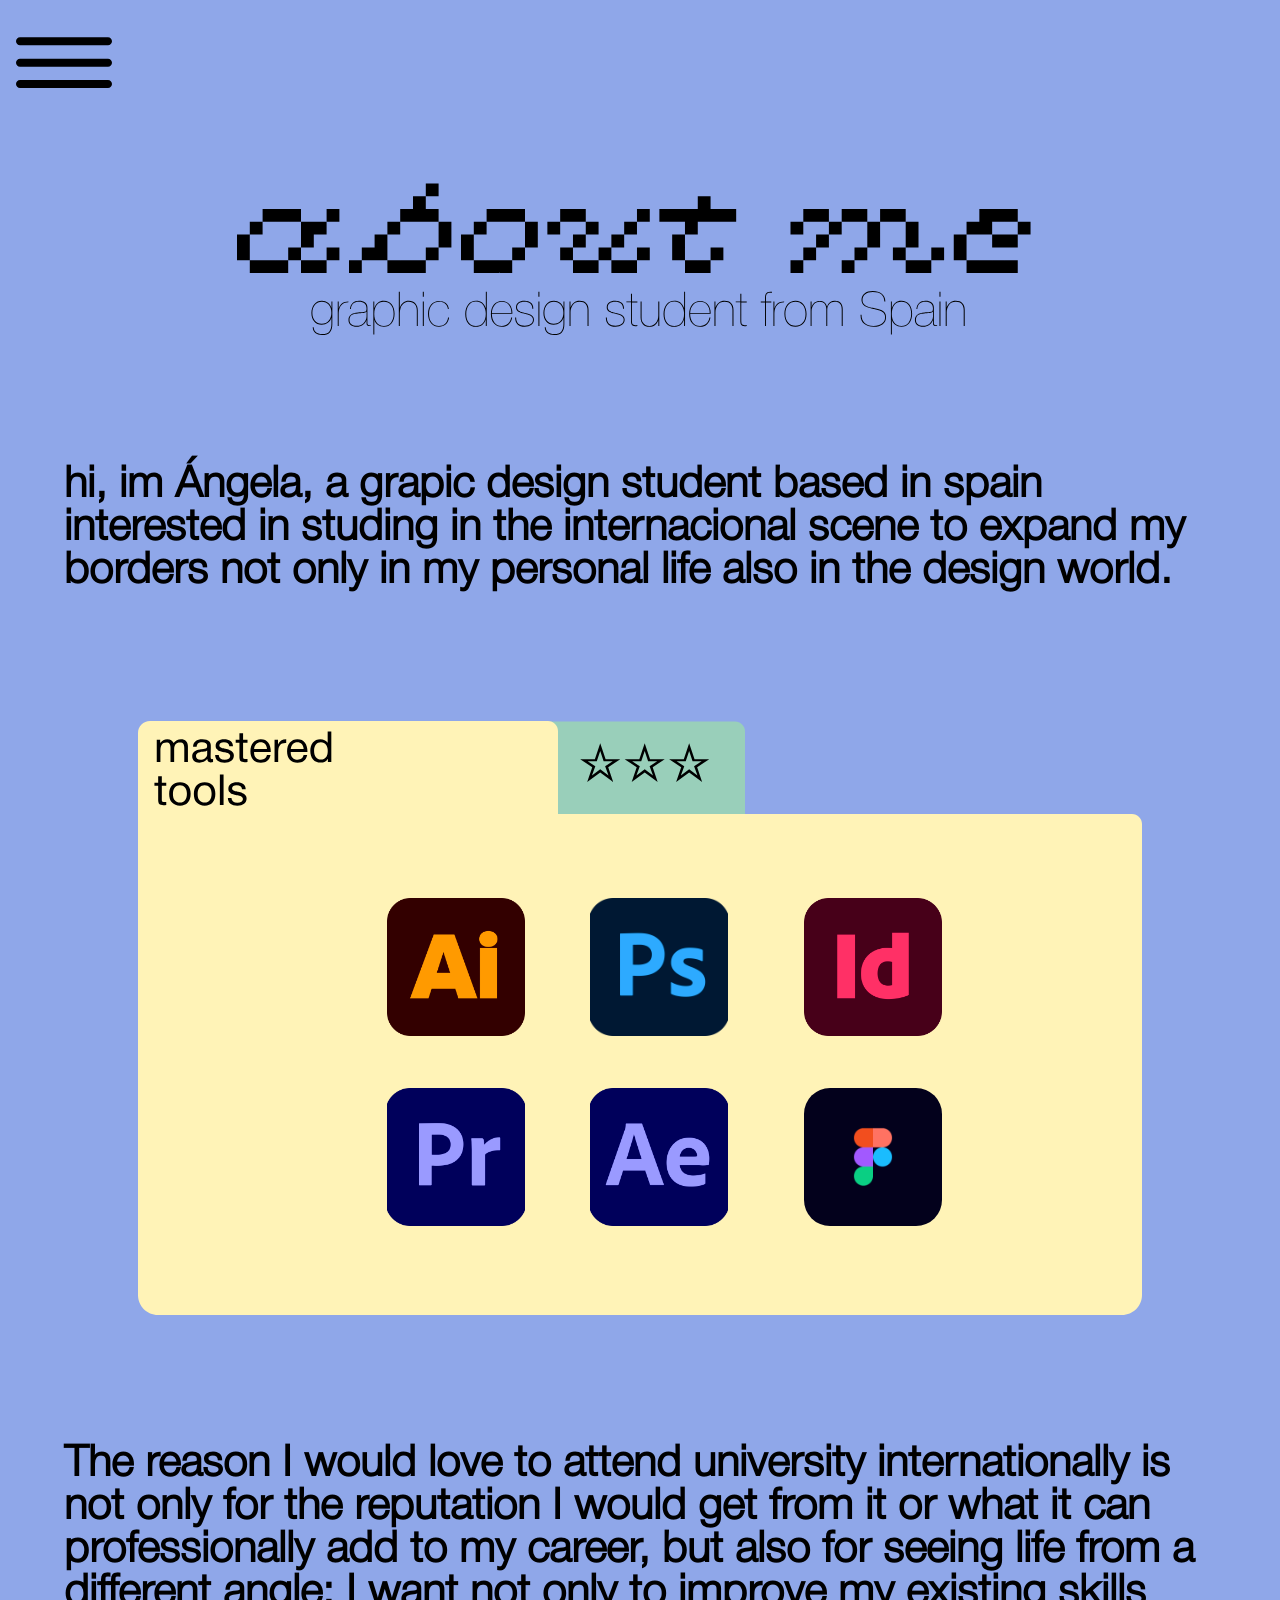
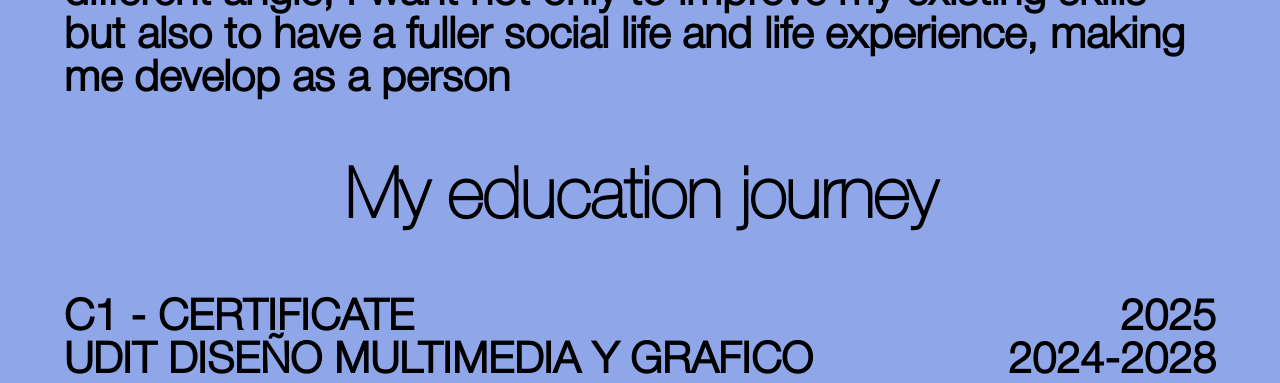
<file: aboutme.html>
<!DOCTYPE html>
<html lang="en">
    <head>
        <link rel="stylesheet" href="style.css">
        <link rel="icon" href="foto/favicon/Star 2.svg">
        <meta charset="UTF-8">
        <meta name="viewport" content="width=device-width, initial-scale=1.0">
        <title>about me</title>
    </head>
    <body class="about">
        <a href="menu.html"><img class="menicon" src="/recursos graficos/menu.icon.svg" alt="menuicon"></a>
        <div class="fotos">
        <img class="titulo2" src="recursos graficos/about me.svg" alt="web"> </div>
        <div class="intro">
        <h1>hi, im Ángela, a grapic design student based in spain interested in studing in the internacional scene to expand my borders not only in my personal life also in the design world.</h1>
    </div>
        <a href="ID.html" class="carpeta"><img  src="recursos graficos/folder 1.svg" alt="web"></a>
        <div class="textos">
            <h1>The reason I would love to attend university internationally is not only for the reputation I would get from it or what it can professionally add to my career, but also for seeing life from a different angle; I want not only to improve my existing skills but also to have a fuller social life and life experience, making me develop as a person</h1>
            <h3>My education journey</h3>
<div class="cert">
                <div class="nombre">
                    <h4>C1 - CERTIFICATE</h4>
                    <h5>UDIT DISEÑO MULTIMEDIA Y GRAFICO</h5>
                </div>
                <div class="fecha">
                    <h4>2025</h4>
                    <h5>2024-2028</h5>
                </div>
            </div>
        </div>
</file>
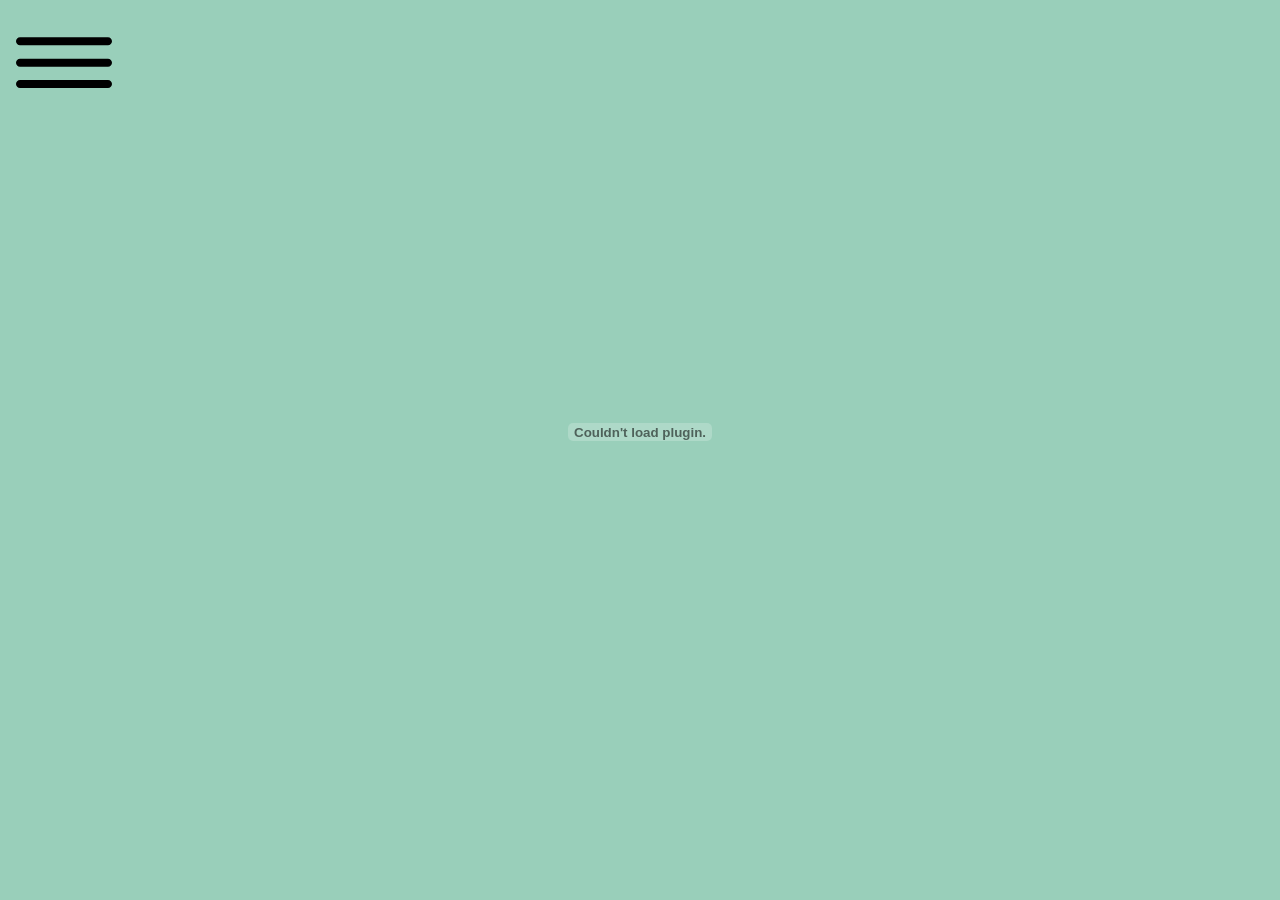
<file: cv.html>
<!DOCTYPE html>
<html lang="en">
    <head>
        <link rel="stylesheet" href="style.css">
        <link rel="icon" href="foto/favicon/Star 2.svg">
        <meta charset="UTF-8">
        <meta name="viewport" content="width=device-width, initial-scale=1.0">
        <title>cv</title>
    </head>
    <body class="cv">
        <a href="menu.html"><img class="menicon" src="/recursos graficos/menu.icon.svg" alt="menuicon"></a>
        <embed src="recursos graficos/CV.pdf" type="application/pdf" width="100%" height="600px">
        </body>
        </html>
</file>
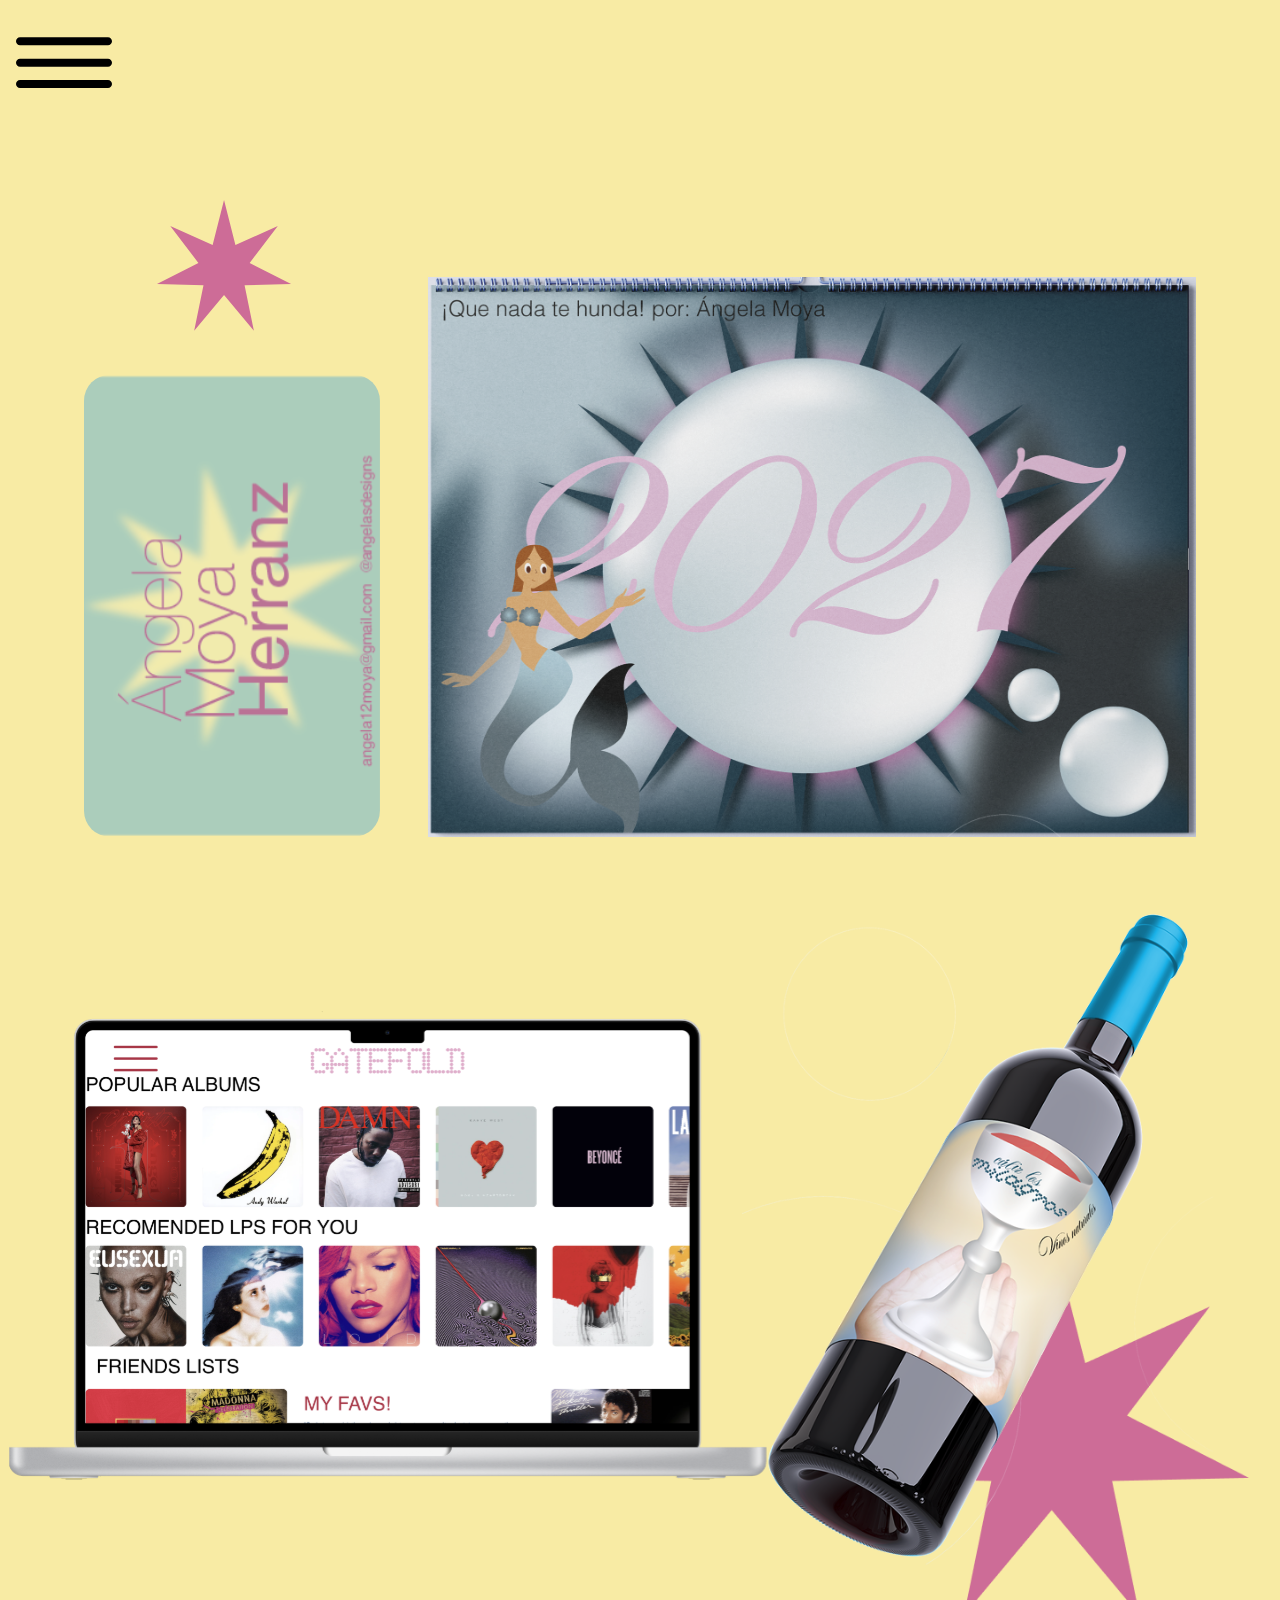
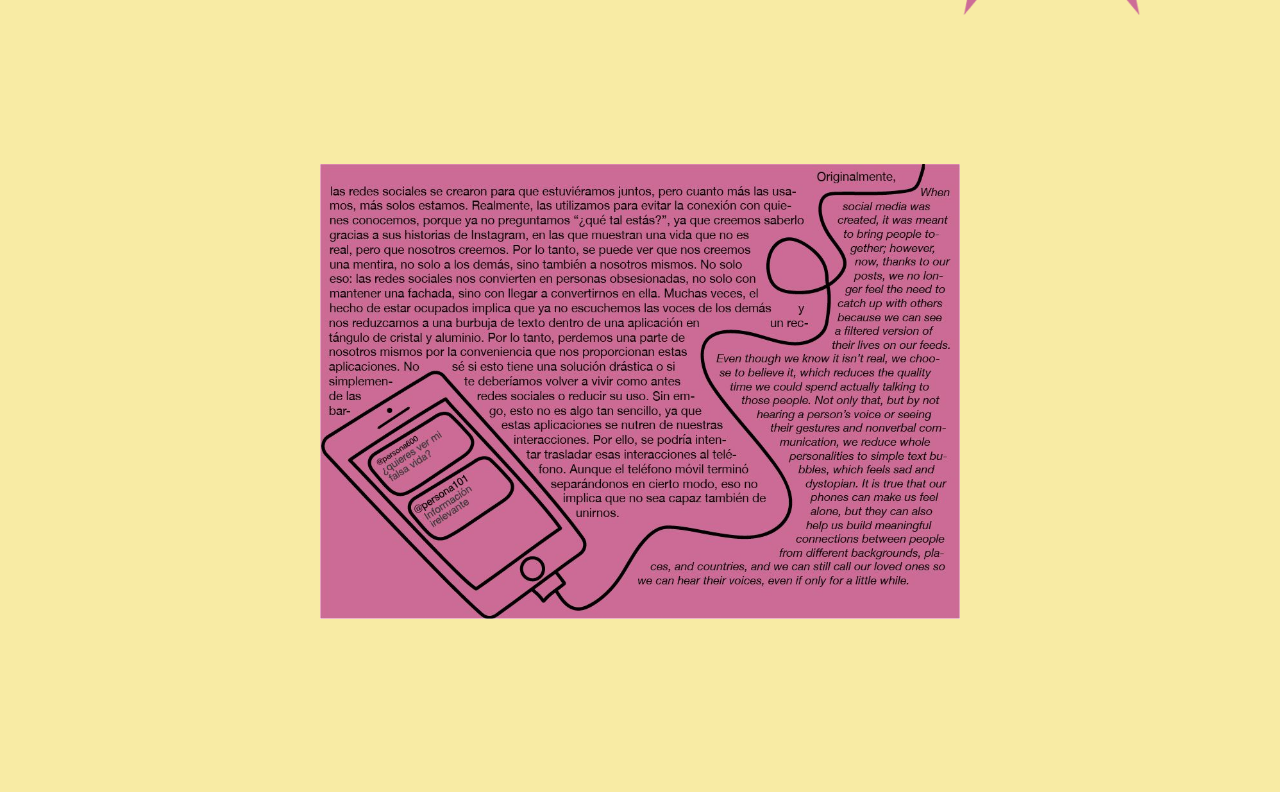
<file: gallery.html>
<!DOCTYPE html>
<html lang="en">
    <head>
        <link rel="stylesheet" href="style.css">
        <link rel="icon" href="foto/favicon/Star 2.svg">
        <meta charset="UTF-8">
        <meta name="viewport" content="width=device-width, initial-scale=1.0">
        <title>proyects</title>
    </head>
    <body class="gallery">
        <a href="menu.html"><img class="menicon" src="/recursos graficos/menu.icon.svg" alt="menuicon"></a>
        <div class="fotos2">
            <div class="tyc">
        <a class="cont"  href="aboutme.html"><img class="targeta" src="/recursos graficos/targeta.svg" alt="targeta"></a>
        <figure class="calendario">
        <img src="foto/calendario/calendario portada.png" alt="calendario">
        </figure>
        </div>
        <div class="pc">
            <img src="foto/gatefold/pc presentacion.svg" alt="web">
            <img src="foto/los milagros/vino portada.png" alt="vinos">
       </div>
        </div>
        <div class="carrousel">
    <iframe class="frame" src="CarruselCSS3/carrousel.html" width="800" height="500" title="carrousel"></iframe>
    </div>
</body>
</html>
</file>
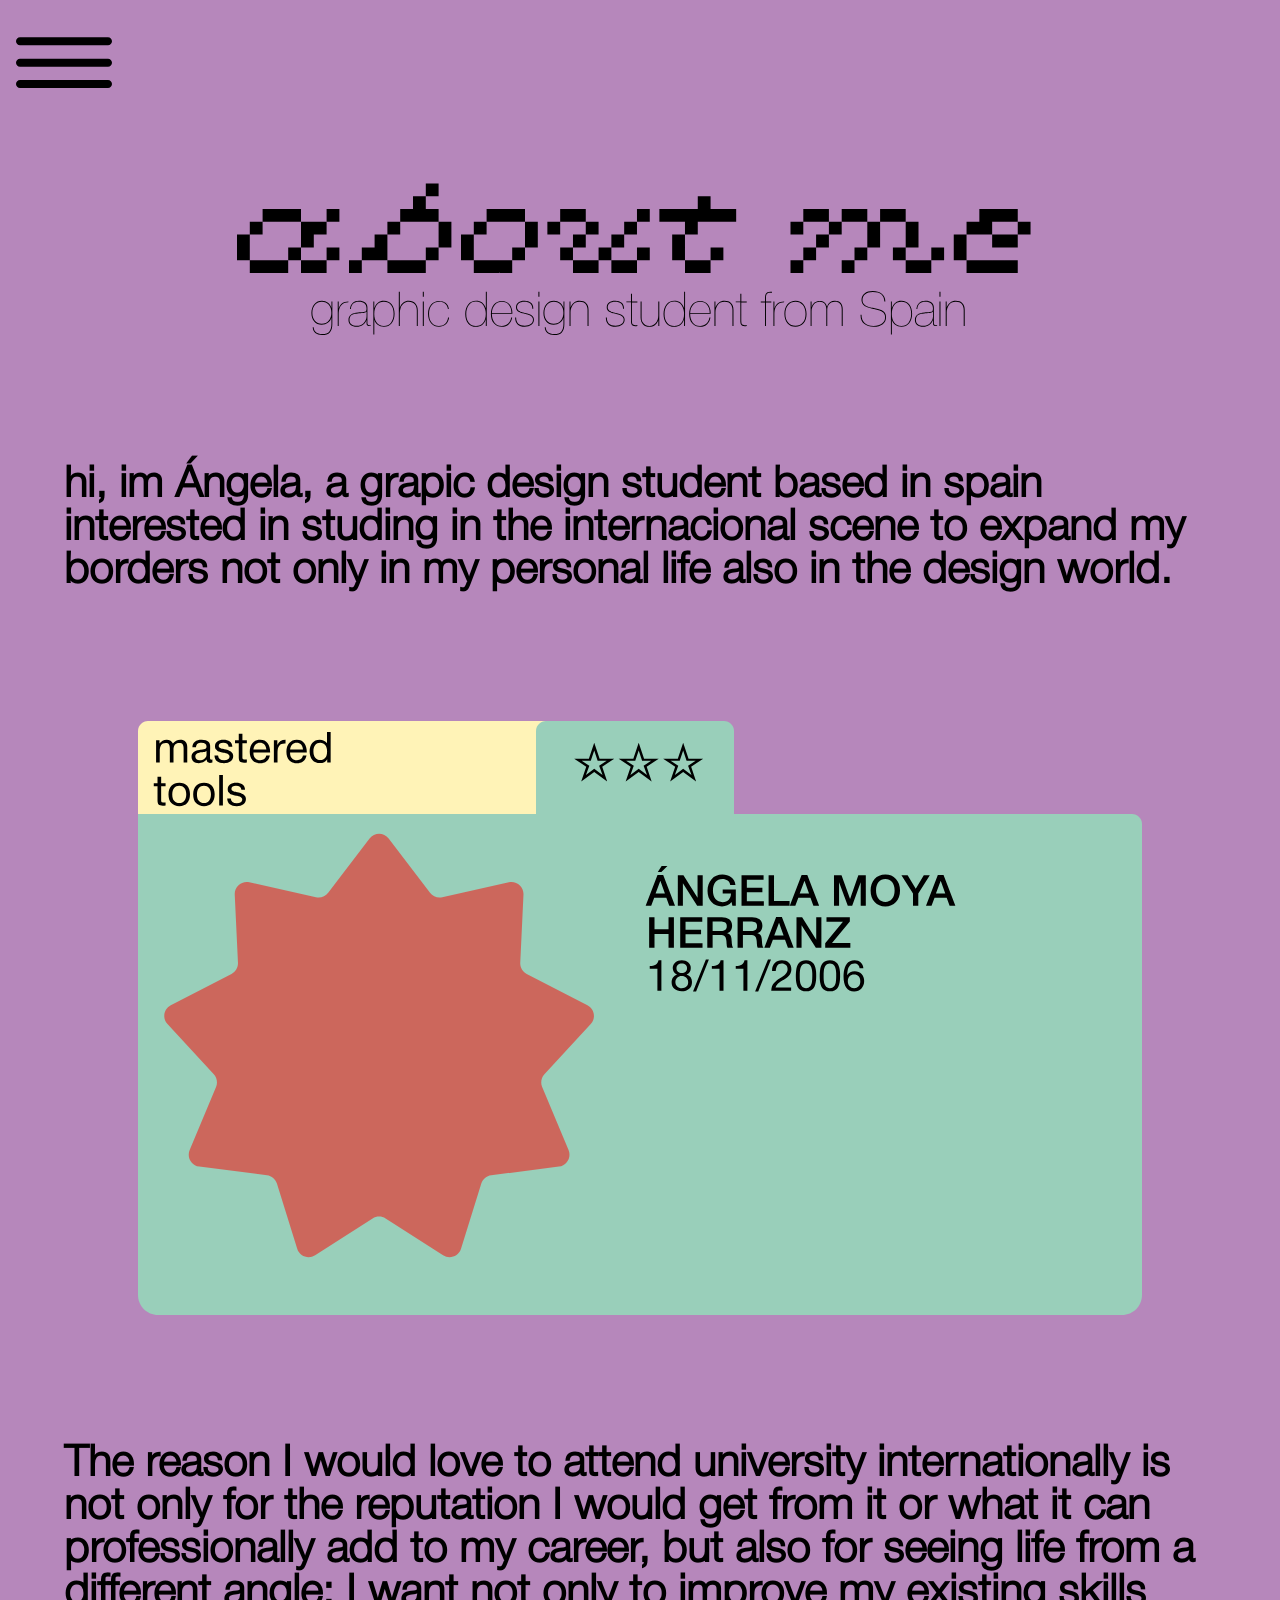
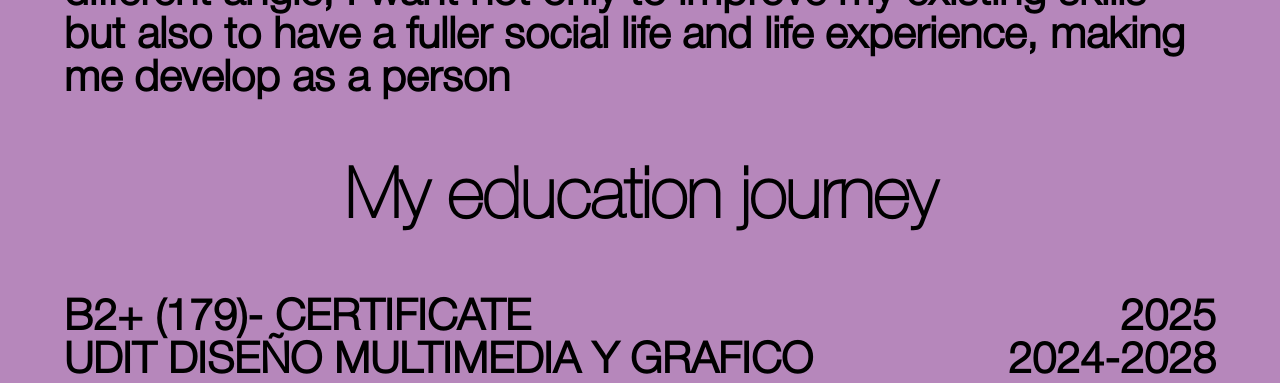
<file: ID.html>
<!DOCTYPE html>
<html lang="en">
    <head>
        <link rel="stylesheet" href="style.css">
        <link rel="icon" href="foto/favicon/Star 2.svg">
        <meta charset="UTF-8">
        <meta name="viewport" content="width=device-width, initial-scale=1.0">
        <title>about me</title>
    </head>
    <body class="id">
        <a href="menu.html"><img class="menicon" src="/recursos graficos/menu.icon.svg" alt="menuicon"></a>
        <div class="fotos">
        <img class="titulo2" src="recursos graficos/about me.svg" alt="web"> </div>
        <div class="intro">
        <h1>hi, im Ángela, a grapic design student based in spain interested in studing in the internacional scene to expand my borders not only in my personal life also in the design world.</h1>
    </div>
        <a href="aboutme.html" class="carpeta"><img  src="recursos graficos/folder 2.svg" alt="web"></a>
        <div class="textos">
            <h1>The reason I would love to attend university internationally is not only for the reputation I would get from it or what it can professionally add to my career, but also for seeing life from a different angle; I want not only to improve my existing skills but also to have a fuller social life and life experience, making me develop as a person</h1>
            <h3>My education journey</h3>
            <div class="cert">
                <div class="nombre">
                    <h4>B2+ (179)- CERTIFICATE</h4>
                    <h5>UDIT DISEÑO MULTIMEDIA Y GRAFICO</h5>
                </div>
                <div class="fecha">
                    <h4>2025</h4>
                    <h5>2024-2028</h5>
                </div>
            </div>
        </div>
</file>
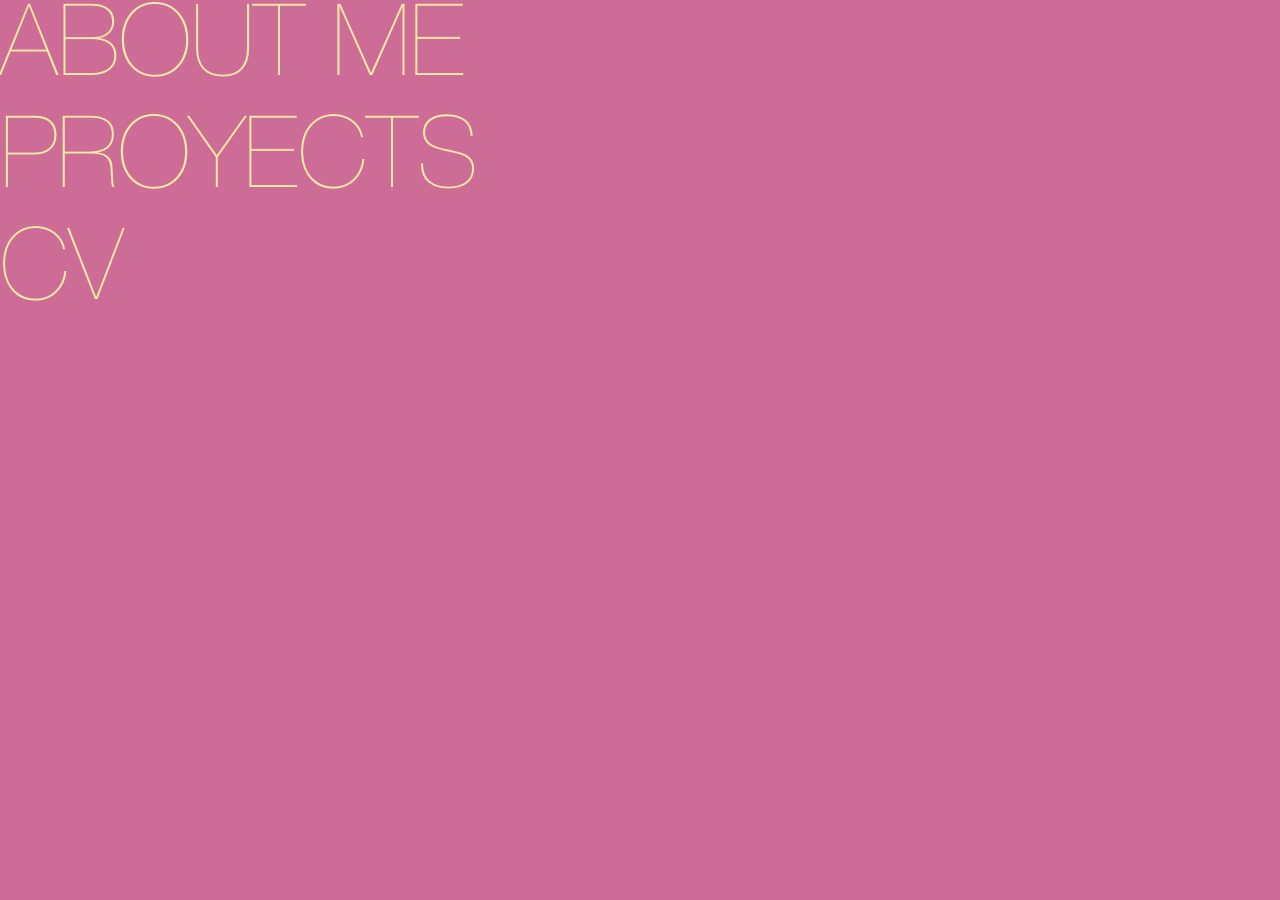
<file: menu.html>
<!DOCTYPE html>
<html lang="en">
    <head>
        <link rel="stylesheet" href="style.css">
        <link rel="icon" href="foto/favicon/Star 2.svg">
        <meta charset="UTF-8">
        <meta name="viewport" content="width=device-width, initial-scale=1.0">
        <title>proyects</title>
    </head>
    <body class="menu">
        <div class="paginas">
        <a href="aboutme.html">ABOUT ME</a>
        <a href="gallery.html">PROYECTS</a>
        <a href="cv.html">CV</a>
        </div>
</file>
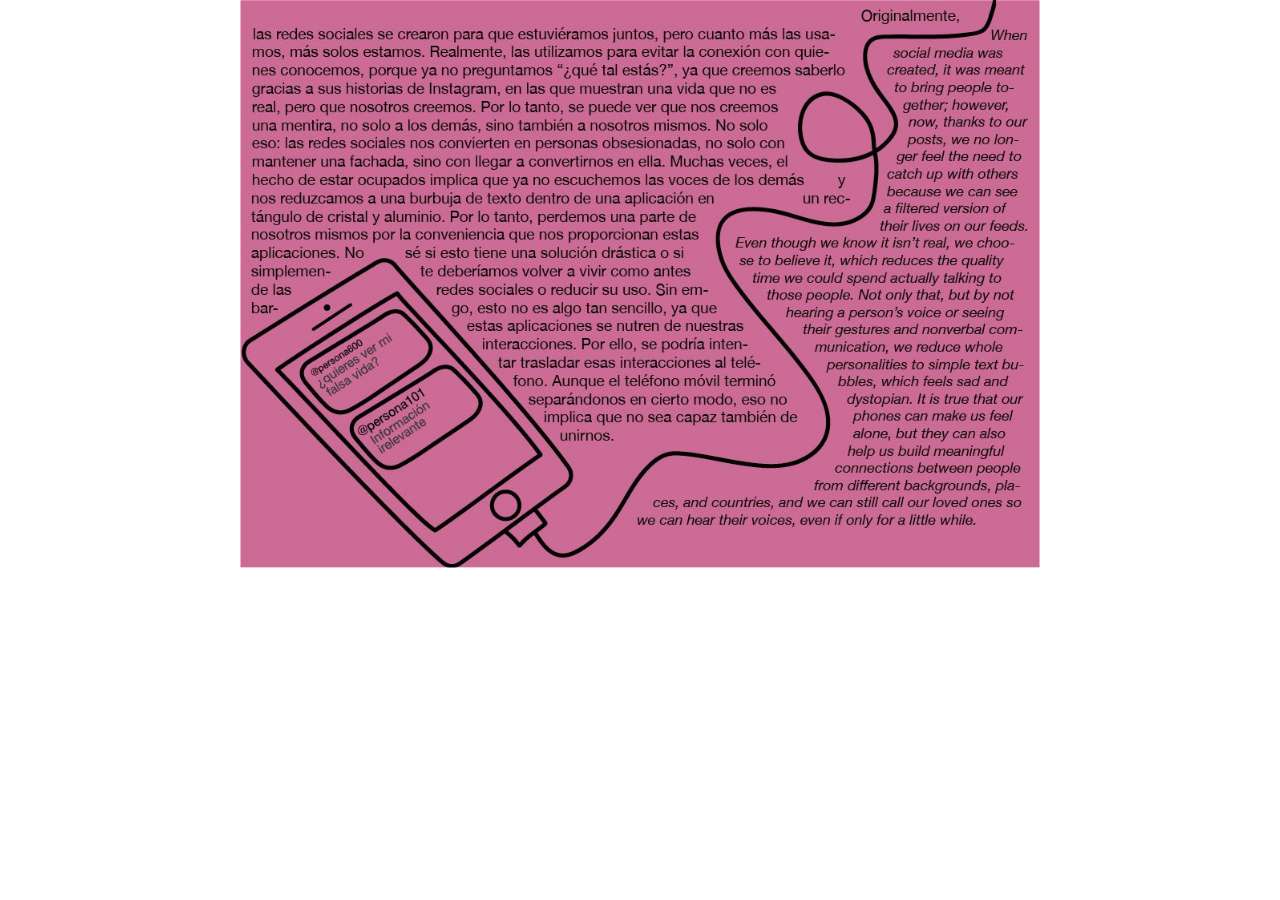
<file: CarruselCSS3/carrousel.html>
<!DOCTYPE html>
<html lang="es">

<head>
    <title>Carrusel de imágenes con CSS3</title>
    <meta charset="utf-8">
    <link href="css/styles.css" rel="stylesheet" type="text/css">
</head>

<body>

    <section id="carrusel">
        <div>
            <div>
                <figure>
                    <img src="img/1.jpg" alt="">
                </figure>
                <figure>
                    <img src="img/2.jpg" alt="">
                </figure>
                <figure>
                    <img src="img/3.jpg" alt="">
                </figure>
            </div>
        </div>
    </section>
</body></html>
</file>
<file: style.css>
/**home**/
*{
    margin: 0;
    box-sizing: border-box;
    scroll-behavior: smooth;
}
body{
    background-color: #99CFBA;
}
.estrella-titulo{
    display: flex;
    flex-direction: column;
    justify-content: center;
    align-items: center;
    position: relative;
    width: 100%;
    overflow: hidden;
    min-height: 100vh;
}
.titulo{
    position: absolute;
    top: 50%;
    left: 50%;
    width: 80%;
    transform: translate(-50%, -50%);
}
.estrella{
    display: block;
    width:auto;
    height:100vh;
}

@font-face {
    font-family: "Kuillo";
    src: url("fuentes/KuilloChunk.OTF") format("truetype");
}
.secciones{
    display: flex;
    position: absolute;
    top: 60%;
    left: 50%;
    gap: 4rem;
    white-space: nowrap;
    transform: translateX(-50%);
}
.secciones>a{
    font-size: 40px;
    font-family: "kuillo";
    color: #CD6C97;
    transition: 0.5s;
    text-decoration: none;
}
.secciones>a:hover{
    font-size: 40px;
    font-family: "kuillo";
    color: #F8EBA4;
}
 @media screen and (max-width: 900px) {
 .titulo{
    width: 80%;
 }
.secciones>a{
    font-size: 30px;
}
.estrella{
    height:95vh;
}
 }
  @media screen and (max-width: 600px) {
.secciones>a{
    font-size: 20px;
}
.estrella{
    height:75vh;
}
 }
   @media screen and (max-width: 450px) {
.secciones>a{
    font-size: 15px;
}
 }
    @media screen and (max-width: 320px) {
.secciones {
    display: flex;
    flex-direction:column;
    gap: 2rem;
    text-align: center;
}
 }
/**galeria**/
.menicon{
    max-width: 10%;
    min-width: 3%;
}
.gallery{
    background-color: #F8EBA4;
}
.targeta{
margin-top: 23%
}
.calendario{
    width: 60%;
    height: auto;
    margin-top: 5%;
}
.calendario img{
    width: 100%;
}
.tyc{
    display:flex;
    align-items: flex-end;
    gap: 3rem;
    justify-content: center;
}
.fotos2{
    display:flex;
    flex-wrap: wrap;
    justify-content: center;
    gap: 30px;
    margin-top: 0%;
    margin-bottom:10%;}
.pc{
    display: flex;
    align-items: center;
    position:relative;
    width:100%;
}
.pc img:first-child{
width:60%;
position: relative;
z-index: 1;
}
.pc img:last-child{
    position: relative;
    width: 40%;
    z-index: 2;
    margin-left:-2%;
}
.img{
    width:100%;
    vertical-align: middle;
}
.frame {
    border: none;
}
.carrousel{
    display: flex;
    justify-content: center;
    margin-bottom: 10%;
}
@media screen and (max-width:768px){
    .targeta{
    width:60%;
    margin-top: 23%

    }
    .calendario{
        width: 60%;
        height: auto;
        margin-top: 5%;
        margin-right: 10%;
    }
    .tyc{
    display:flex;
    align-items: flex-end;
    gap: 0.3rem;
    }
    .cont{
        display: flex;
        justify-content: center;
        width: 40%;
    }
}
@media screen and (max-width:425px){
     .tyc {
        display: flex;
        align-items: center;
        gap: 0.3rem;
        flex-direction: column;
    }   
    .pc{
    display: flex;
    align-items: center;
    position: relative;
    width: 100%;
    flex-direction: column;
    }
}

    /**MENU**/
    .menu{
    background-color: #CD6C97;
    }

    @font-face {
        font-family:helvetica light;
        src: url(/fuentes/HelveticaNeueLight.otf)
    }
    .paginas{
        display: flex;
        flex-direction: column;
        gap: 15px;
    }
    .paginas>a{
        font-family: "helvetica light";
        color: #F8EBA4;
        font-size:100px ;
        gap: 5px;
        transition: 0.5s;
        margin: 0;
        text-decoration: none;
    }
    .paginas>a:hover {
        color: #99CFBA;
    
    } 
      @media screen and (max-width: 480px) {
    .paginas>a{
        font-size:50px ;
    }
    } 
   /**about**/
   .about{
    background-color: #8FA7E9;
   }
   .fotos{
    display: flex;
    justify-content: center;
    margin-bottom: 10%;
   }
   .intro{
    display: flex;
    justify-content: center;
    margin-bottom: 10%;
   }

   .intro>h1{
    width: 90%;
   }
   
    @font-face {
        font-family:"helvetica regular";
        src: url(/fuentes/HelveticaNeueLight.otf)
    }
        @font-face {
        font-family:"helvetica light";
        src: url(/fuentes/HelveticaNeueUltraLight.otf)
    }
   h1, h3, h4, h5{
    font-size: 43px;
    font-family:"helvetica regular";
   }


   .carpeta{
    display: flex;
    justify-content: center;
    align-items: center;
    margin-bottom: 10%;
   }
.textos{
    display: flex;
    flex-direction: column;
    gap: 4rem;
    align-items: center;
   }

   .textos>h1{
    width: 90%;
   }
   h3{
    font-size:70px;
    font-family: "helvetica light";
    color: black;
   }
.cert{
    display:flex;
    width:90%;
    justify-content: space-between;
}

.fecha{
    text-align: right;
    display: flex;
    flex-direction: column;

}
 @media screen and (max-width: 1024px) {
    .carpeta>img{
        width:80%;
    }
    .cert h4,.cert h5{
    font-size: 30px;
    }
}
 @media screen and (max-width: 820px) {
    .titulo2{
    width: 89%;
    }
    .intro h1, .textos h1 {
    font-size: 25px;
    }
    .textos h3{
        font-size: 30px;
    }
    .cert h4,.cert h5{
    font-size: 25px;
    }
}
 @media screen and (max-width: 600px) {
    .intro h1, .textos h1{
    font-size: 20px;
    }
     .textos h3
    .cert h4,.cert h5{
    font-size: 20px;
    }
 @media screen and (max-width: 500px) {
    .intro h1, .textos h1{
    font-size: 15px;
    }
    .cert h4,.cert h5{
    font-size: 15px;
    }
}
 @media screen and (max-width: 370px) {
    .intro h1, .textos h1{
    font-size: 10px;
    }
    .cert h4,.cert h5{
    font-size: 10px;
    }
} 
}
  .id{
    background-color: #B687BB;
   }
</file>
<file: CarruselCSS3/css/styles.css>
* {
    margin: 0;
    padding: 0;
    box-sizing: border-box;
    font-family: sans-serif;
}

img {
    width: 100%;
    vertical-align: middle;
}

/* Maquetación de la sección */
#carrusel {
    width: 80%;
    max-width: 800px;
    margin: auto;
}

#carrusel > h2 {
    margin: 1rem 0;
    font-size: 3rem;
    font-weight: normal;
}

/* Maquetación del carrusel */

/* Div externo: ventana. Con el overflow: hidden se evita que se vea la cinta de imágenes */
#carrusel > div {
    overflow: hidden;
}

/* Cinta de imágenes. Tiene position: relative para que se puedan desplazar a lo largo de su contenedor padre (el div ventana). Con display: flex las ponemos en horizontal. El ancho dependerá del número de imágenes, como tenemos 3, el ancho será del 300% (tres veces el padre) */
#carrusel > div > div {
    position: relative;
    display: flex;
    width: 300%;
    margin: 0;
    /* Animación descrita con el keyframes slider */
    animation: 10s slider infinite;
}

#carrusel > div > div > figure {
    flex: 30%;
    position: relative;
    /* Ponemos el position: relative para después poner el figcaption con position: absolute por encima */
}

/* Maquetación del figcaption para que aparezca por encima, colocado abajo del padre (el figure) y con el contenido flexible en vertical (columna) */
#carrusel > div > div > figure > figcaption {
    width: 100%;
    height: 6em;
    position: absolute;
    bottom: 0;
    padding-left: 1em;
    display: flex;
    flex-direction: column;
    justify-content: center;
    background-color: rgba(0, 0, 0, 0.5);
    color: white;
}

/* Definición de la animación para el movimiento. Hay que ajustar los porcentajes según el número de imágenes que tengamos. La animación consiste en desplazar la cinta de imágenes a lo largo de la ventana cambiando el valor de left. Left tiene efecto porque hemos definido un position en el div con la cinta de imágenes */
@keyframes slider {
    0% {
        left: 0;
    }

    25% {
        left: 0;
    }

    30% {
        left: -100%;
    }

    55% {
        left: -100%;
    }

    60% {
        left: -200%;
    }

    85% {
        left: -200%;
    }

    100% {
        left: 0;
    }
}
</file>
